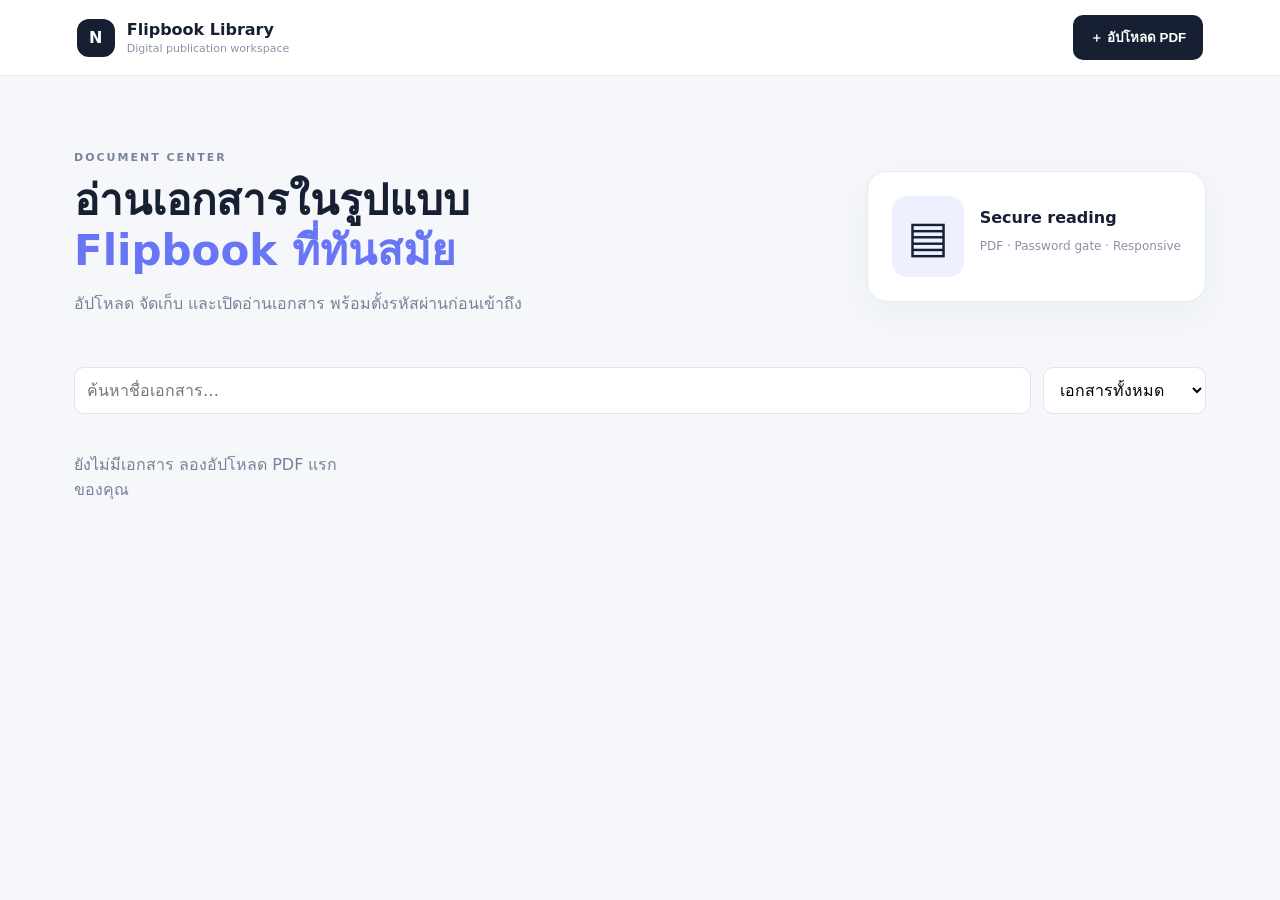
<file: index.html>
<!doctype html><html lang="th"><head><meta charset="UTF-8"><meta name="viewport" content="width=device-width,initial-scale=1"><title>NSL Flipbook Library</title><link rel="stylesheet" href="style.css"></head><body><header><div class="brand"><span class="brand-mark">N</span><div><b>Flipbook Library</b><small>Digital publication workspace</small></div></div><button id="uploadBtn" class="primary">＋ อัปโหลด PDF</button></header><main><section class="hero"><div><p class="eyebrow">DOCUMENT CENTER</p><h1>อ่านเอกสารในรูปแบบ<br><span>Flipbook ที่ทันสมัย</span></h1><p class="muted">อัปโหลด จัดเก็บ และเปิดอ่านเอกสาร พร้อมตั้งรหัสผ่านก่อนเข้าถึง</p></div><div class="hero-card"><div class="mini-book">▤</div><div><b>Secure reading</b><p>PDF · Password gate · Responsive</p></div></div></section><section class="toolbar"><input id="search" placeholder="ค้นหาชื่อเอกสาร…"><select id="filter"><option value="all">เอกสารทั้งหมด</option><option value="locked">ล็อกด้วยรหัสผ่าน</option><option value="open">ไม่ล็อก</option></select></section><section id="library" class="grid"></section></main><input id="fileInput" type="file" accept="application/pdf" hidden><dialog id="uploadDialog"><form method="dialog" id="uploadForm"><button class="close">×</button><h2>เพิ่ม Flipbook</h2><label>ชื่อเอกสาร<input id="docTitle" required placeholder="เช่น NSL Culture Magazine"></label><label>ตั้งรหัสผ่าน (ไม่บังคับ)<input id="docPassword" type="password" placeholder="อย่างน้อย 4 ตัวอักษร"></label><p class="hint">ต้นแบบนี้เก็บข้อมูลในเบราว์เซอร์เครื่องนี้เท่านั้น</p><div class="actions"><button value="cancel" class="secondary">ยกเลิก</button><button value="default" class="primary">เลือกไฟล์ PDF</button></div></form></dialog><dialog id="readerDialog"><div class="reader-head"><b id="readerTitle"></b><button id="closeReader" class="secondary">ปิด</button></div><div id="readerGate" class="gate"><div class="lock">⌑</div><h2>เอกสารนี้มีการป้องกัน</h2><p>กรุณาใส่รหัสผ่านเพื่อเปิดอ่าน</p><input id="readerPassword" type="password" placeholder="รหัสผ่าน"><button id="unlockBtn" class="primary">เปิดเอกสาร</button><p id="error" class="error"></p></div><iframe id="pdfFrame" hidden></iframe></dialog><script src="app.js"></script></body></html>
</file>
<file: style.css>
:root{font-family:Inter,system-ui,'Segoe UI',sans-serif;color:#172033;background:#f5f7fb}*{box-sizing:border-box}body{margin:0}header{height:76px;background:#fff;border-bottom:1px solid #e7eaf1;display:flex;align-items:center;justify-content:space-between;padding:0 6vw}.brand{display:flex;gap:12px;align-items:center}.brand-mark{width:38px;height:38px;border-radius:12px;background:#172033;color:#fff;display:grid;place-items:center;font-weight:800}.brand small{display:block;color:#8b93a5;font-size:11px;margin-top:3px}.primary,.secondary{border:0;border-radius:10px;padding:12px 17px;font-weight:700;cursor:pointer}.primary{background:#172033;color:#fff}.secondary{background:#eef1f6;color:#172033}.hero,main{max-width:1180px;margin:auto}.hero{padding:64px 24px 35px;display:flex;justify-content:space-between;gap:30px;align-items:center}.eyebrow{font-size:11px;letter-spacing:2px;font-weight:800;color:#7a8498}.hero h1{font-size:42px;line-height:1.18;margin:12px 0}.hero h1 span{color:#6875f5}.muted{color:#778197}.hero-card{background:#fff;border:1px solid #e7eaf1;border-radius:20px;padding:24px;display:flex;gap:16px;align-items:center;box-shadow:0 12px 35px #27365d0d}.mini-book{font-size:44px;background:#edf0ff;border-radius:15px;padding:15px}.hero-card p{font-size:12px;color:#8992a5}.toolbar{padding:0 24px 22px;display:flex;gap:12px}.toolbar input,.toolbar select,label input,.gate input{border:1px solid #dfe4ee;border-radius:10px;padding:12px;background:#fff;font:inherit}.toolbar input{flex:1}.grid{display:grid;grid-template-columns:repeat(auto-fill,minmax(240px,1fr));gap:18px;padding:0 24px 50px}.card{background:#fff;border:1px solid #e7eaf1;border-radius:16px;padding:16px;box-shadow:0 8px 25px #27365d08}.cover{height:180px;border-radius:11px;background:linear-gradient(135deg,#202b45,#7b86f8);display:grid;place-items:center;color:white;font-size:65px;margin-bottom:15px}.card h3{font-size:15px;margin:0 0 7px}.meta{font-size:12px;color:#8992a5}.card button{margin-top:15px;width:100%}dialog{border:0;border-radius:18px;padding:0;width:min(440px,92vw);box-shadow:0 25px 80px #11182744}dialog::backdrop{background:#11182788}.dialog,form{padding:28px}form h2{margin-top:0}label{display:block;font-size:13px;font-weight:700;margin:16px 0}label input{display:block;width:100%;margin-top:7px}.close{float:right;border:0;background:none;font-size:25px}.hint{font-size:12px;color:#8b93a5}.actions{display:flex;justify-content:flex-end;gap:10px}.reader-head{display:flex;justify-content:space-between;align-items:center;padding:15px 18px;border-bottom:1px solid #e7eaf1}.gate{text-align:center;padding:50px 25px}.lock{font-size:45px}.gate input{display:block;width:100%;margin:18px 0}.error{color:#d14343;font-size:12px}#pdfFrame{width:100%;height:78vh;border:0}@media(max-width:700px){.hero{display:block;padding-top:35px}.hero h1{font-size:32px}.hero-card{margin-top:25px}.toolbar{flex-direction:column}}
</file>
